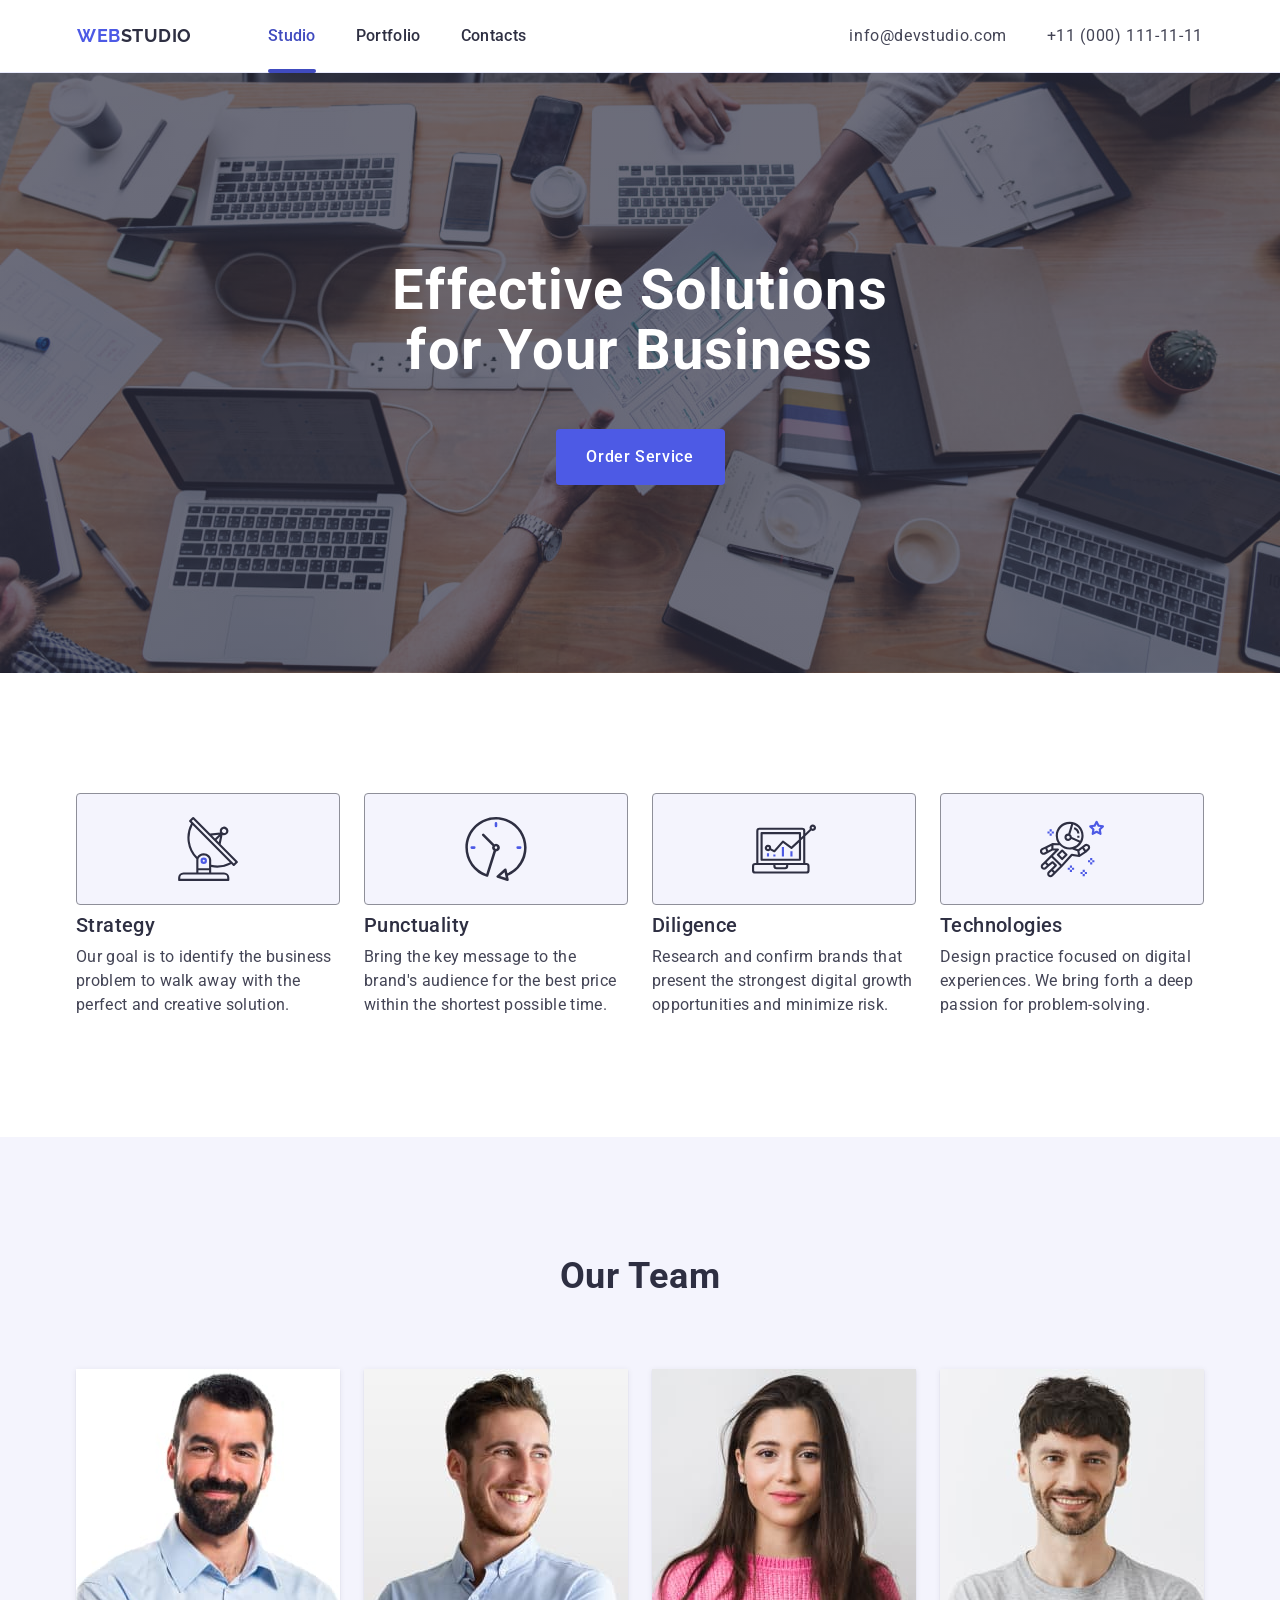
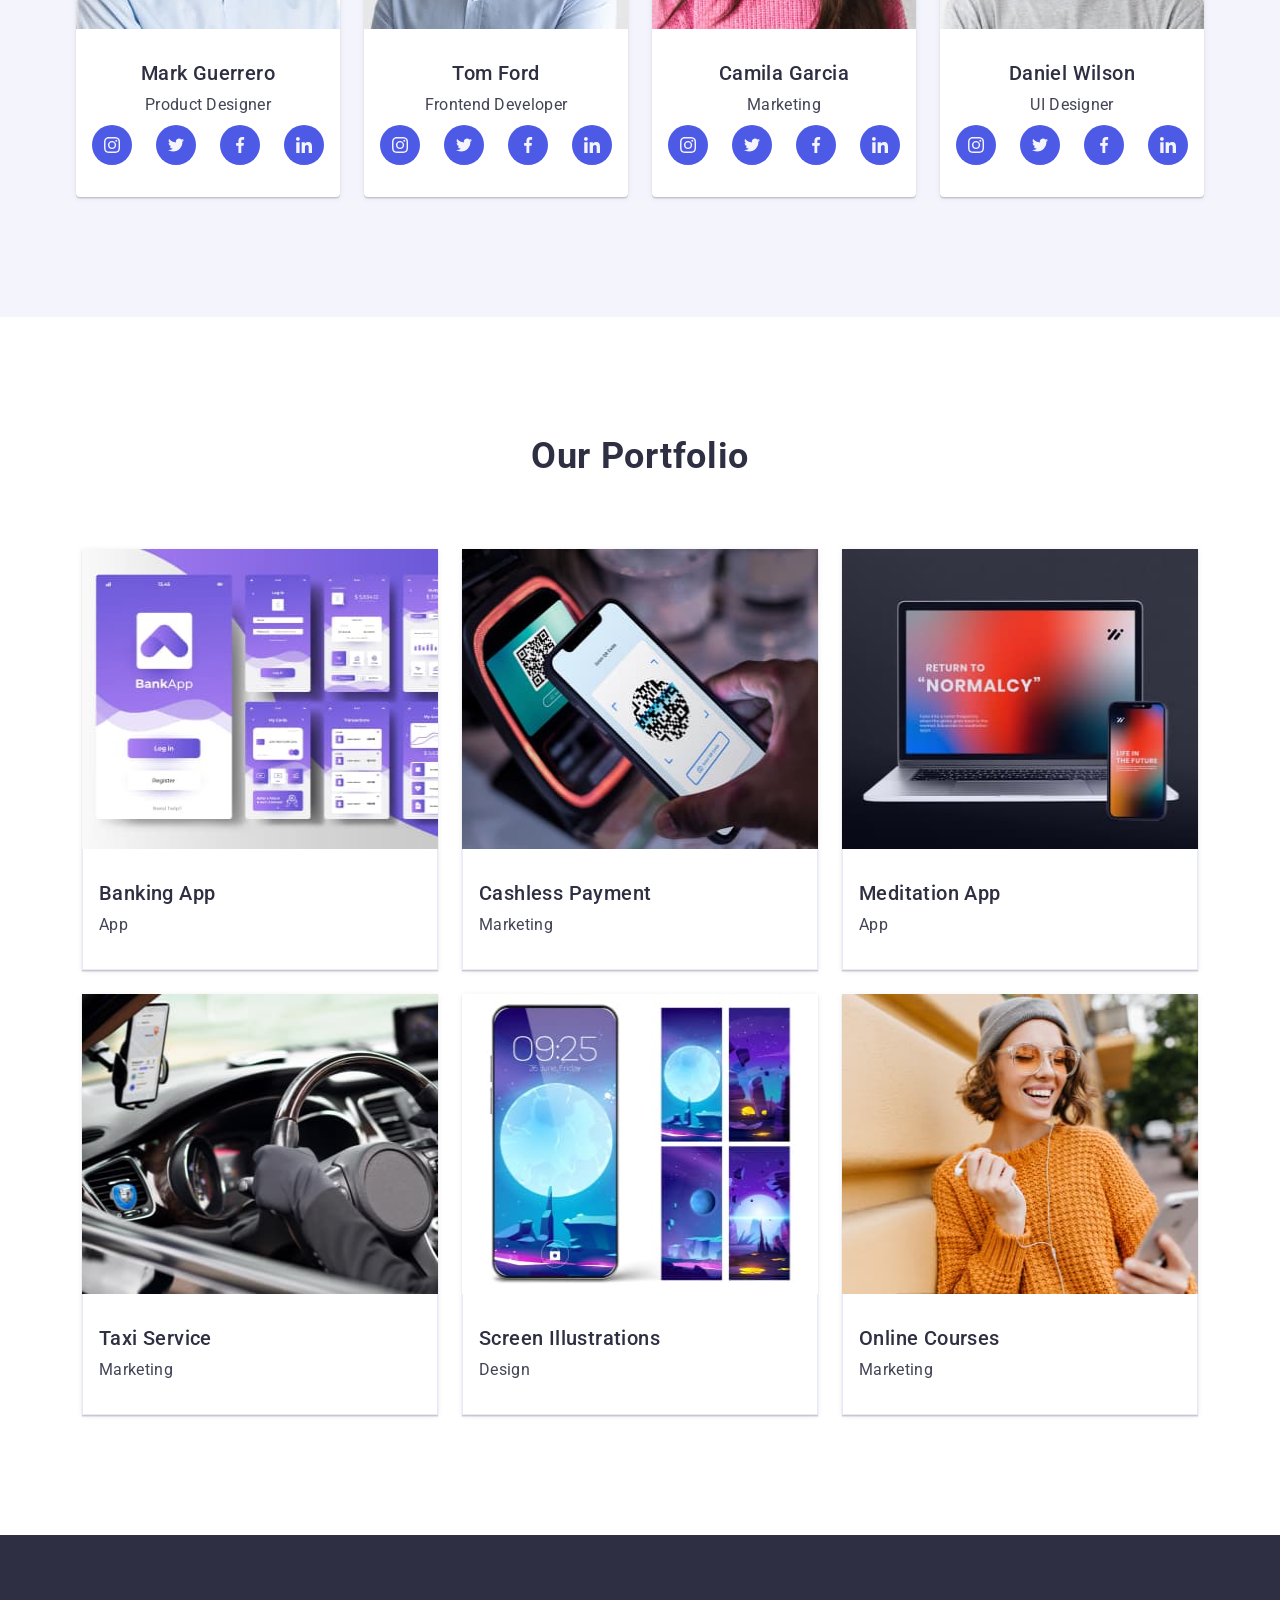
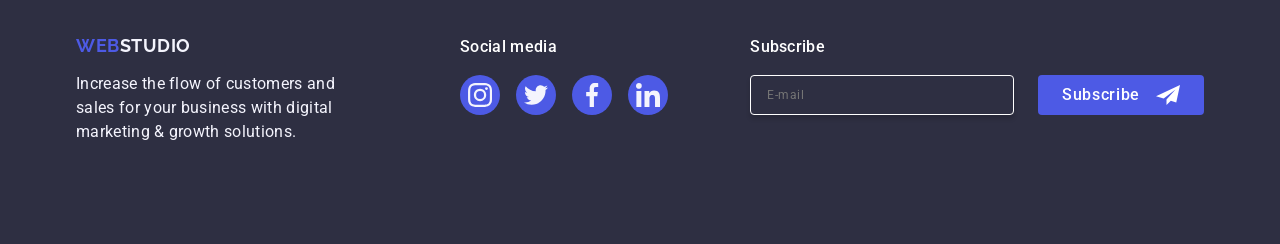
<file: index.html>
<!DOCTYPE html>
<html lang="en">
<head>
    <meta charset="UTF-8">
    <meta name="viewport" content="width=device-width, initial-scale=1.0">
    <title>Web Studio</title>
    <link rel="preconnect" href="https://fonts.googleapis.com">
    <link rel="preconnect" href="https://fonts.gstatic.com" crossorigin>
    <link href="https://fonts.googleapis.com/css2?family=Raleway:wght@700&family=Roboto:wght@400;500;700&display=swap"
        rel="stylesheet">
    <link rel="stylesheet" href="https://cdnjs.cloudflare.com/ajax/libs/modern-normalize/2.0.0/modern-normalize.min.css"
        integrity="sha512-4xo8blKMVCiXpTaLzQSLSw3KFOVPWhm/TRtuPVc4WG6kUgjH6J03IBuG7JZPkcWMxJ5huwaBpOpnwYElP/m6wg=="
        crossorigin="anonymous" referrerpolicy="no-referrer">
    <link rel="stylesheet" href="./css/styles.css">
</head>

<body>
    
<!--                       header                      -->

    <header class="header">
        <div class="container header-container">
            <nav class="navigation">
                <a class="header-logo" href="./index.html" target="_self">Web<span class="header-logo-color">Studio</span></a>
            
                <ul class="navigation-item">
                    <li class="navigation-list"><a class="navigation-link activ" href="./index.html">Studio</a></li>
                    <li class="navigation-list"><a class="navigation-link" href="">Portfolio</a></li>
                    <li class="navigation-list"><a class="navigation-link" href="">Contacts</a></li>
                </ul>
            </nav>
            
            <address class="address">
                <ul class="address-item">
                    <li class="address-list"><a class="address-link" href="mailto:info@devstudio.com">info@devstudio.com</a></li>
                    <li class="address-list"><a class="address-link" href="tel:+110001111111">+11 (000) 111-11-11</a></li>
                </ul>
            </address>
            <button class="burger-btn" type="button">
                <svg class="burger-btn" width="24" height="24">
                    <use href="./images/icons.svg#icon-heroicons-solid_menu"></use>
                </svg>
            </button>
        </div>

    </header>

<!--                       main                        -->

    <main class="main">

        <section class="solution">

            <div class="container">
                <h1 class="solution-header">Effective Solutions for Your Business</h1>
                <button class="solution-button">Order Service</button>
            </div>

        </section>

        <section class="directions">

            <div class="container">
                <h2 class="directions-header visually-hidden">Directions</h2>
                <ul class="direction-item">
                    <li class="direction-list">
                        <div class="container-svg">
                            <svg class="direction-svg" width="64" height="64">
                                <use href="./images/icons.svg#icon-antenna"></use>
                            </svg>
                        </div>   
                        <h3 class="direction-list-header">Strategy</h3>
                        <p class="direction-list-paragraph">Our goal is to identify the business problem to walk away with the perfect and creative solution.</p>
                    </li>
                    <li class="direction-list">
                        <div class="container-svg">
                            <svg class="direction-svg" width="64" height="64">
                                <use href="./images/icons.svg#icon-clock"></use>
                            </svg>
                        </div>
                        <h3 class="direction-list-header">Punctuality</h3>
                        <p class="direction-list-paragraph">Bring the key message to the brand's audience for the best price within the shortest possible time.</p>
                    </li>
                    <li class="direction-list">
                        <div class="container-svg">
                            <svg class="direction-svg" width="64" height="64">
                                <use href="./images/icons.svg#icon-diagram"></use>
                            </svg>
                        </div>
                        <h3 class="direction-list-header">Diligence</h3>
                        <p class="direction-list-paragraph">Research and confirm brands that present the strongest digital growth opportunities and minimize risk.</p>
                    </li>
                    <li class="direction-list">
                        <div class="container-svg">
                            <svg class="direction-svg" width="64" height="64">
                                <use href="./images/icons.svg#icon-astronaut"></use>
                            </svg>
                        </div>
                        <h3 class="direction-list-header">Technologies</h3>
                        <p class="direction-list-paragraph">Design practice focused on digital experiences. We bring forth a deep passion for problem-solving.</p>
                    </li>
                </ul>
            </div>
        
        </section>
        
        <section class="team">
        
            <div class="container">
                <h2 class="team-header">Our Team</h2>
                <ul class="team-item">
                    <li class="team-list">
                        <picture>
                            <source media="(max-width: px)" 
                            srcset="
                            ./images/team/MarkGuerrero.jpg 1x,
                            ./images/team/img2x-3.jpg 2x
                            "/>
                            <img class="team-imagi" 
                            src="./images/team/MarkGuerrero.jpg" 
                            alt="Photo Mark Guerrero" 
                            width="264" 
                            height="260">
                        </picture>
                        
                        <div class="tem-profession-container">
                            <h3 class="team-list-header">Mark Guerrero</h3>
                            <p class="team-list-paragraph">Product Designer</p>
                            <ul class="team-item-svg">
                                <li class="team-list-svg">
                                    <a href="" class="team-link">
                                        <svg class="team-svg" width="16" height="16">
                                            <use href="./images/icons.svg#icon-instagram"></use>
                                        </svg>
                                    </a>
                                </li>
                                <li class="team-list-svg">
                                    <a href="" class="team-link">
                                        <svg class="team-svg" width="16" height="16">
                                            <use href="./images/icons.svg#icon-twitter"></use>
                                        </svg>
                                    </a>
                                </li>
                                <li class="team-list-svg">
                                    <a href="" class="team-link">
                                        <svg class="team-svg" width="16" height="16">
                                            <use href="./images/icons.svg#icon-facebook"></use>
                                        </svg>
                                    </a>
                                </li>
                                <li class="team-list-svg">
                                    <a href="" class="team-link">
                                        <svg class="team-svg" width="16" height="16">
                                            <use href="./images/icons.svg#icon-linkedin"></use>
                                        </svg>
                                    </a>
                                </li>
                            </ul>
                        </div>
                        
                    </li>
                    <li class="team-list">
                        <picture>
                            <source media="(max-width: px)" 
                            srcset="
                            ./images/team/TomFord.jpg 1x,
                            ./images/team/img2x-2.jpg 2x
                            " />
                            <img class="team-imagi" 
                            src="./images/team/TomFord.jpg" 
                            alt="Photo Tom Ford" 
                            width="264" height="260">
                        </picture>
                        <div class="tem-profession-container">
                            <h3 class="team-list-header">Tom Ford</h3>
                            <p class="team-list-paragraph">Frontend Developer</p>
                            <ul class="team-item-svg">
                                <li class="team-list-svg">
                                    <a href="" class="team-link">
                                        <svg class="team-svg" width="16" height="16">
                                            <use href="./images/icons.svg#icon-instagram"></use>
                                        </svg>
                                    </a>
                                </li>
                                <li class="team-list-svg">
                                    <a href="" class="team-link">
                                        <svg class="team-svg" width="16" height="16">
                                            <use href="./images/icons.svg#icon-twitter"></use>
                                        </svg>
                                    </a>
                                </li>
                                <li class="team-list-svg">
                                    <a href="" class="team-link">
                                        <svg class="team-svg" width="16" height="16">
                                            <use href="./images/icons.svg#icon-facebook"></use>
                                        </svg>
                                    </a>
                                </li>
                                <li class="team-list-svg">
                                    <a href="" class="team-link">
                                        <svg class="team-svg" width="16" height="16">
                                            <use href="./images/icons.svg#icon-linkedin"></use>
                                        </svg>
                                    </a>
                                </li>
                            </ul>
                        </div>
                        
                    </li>
                    <li class="team-list">
                        <picture>
                            <source media="(max-width: px)" 
                            srcset="
                            ./images/team/CamilaGarcia.jpg 1x,
                            ./images/team/img2x-1.jpg 2x
                            " />
                            <img class="team-imagi" 
                            src="./images/team/CamilaGarcia.jpg" 
                            alt="Photo Caila Garcia" 
                            width="264" height="260">
                        </picture>
                        <div class="tem-profession-container">
                            <h3 class="team-list-header">Camila Garcia</h3>
                            <p class="team-list-paragraph">Marketing</p>
                            <ul class="team-item-svg">
                                <li class="team-list-svg">
                                    <a href="" class="team-link">
                                        <svg class="team-svg" width="16" height="16">
                                            <use href="./images/icons.svg#icon-instagram"></use>
                                        </svg>
                                    </a>
                                </li>
                                <li class="team-list-svg">
                                    <a href="" class="team-link">
                                        <svg class="team-svg" width="16" height="16">
                                            <use href="./images/icons.svg#icon-twitter"></use>
                                        </svg>
                                    </a>
                                </li>
                                <li class="team-list-svg">
                                    <a href="" class="team-link">
                                        <svg class="team-svg" width="16" height="16">
                                            <use href="./images/icons.svg#icon-facebook"></use>
                                        </svg>
                                    </a>
                                </li>
                                <li class="team-list-svg">
                                    <a href="" class="team-link">
                                        <svg class="team-svg" width="16" height="16">
                                            <use href="./images/icons.svg#icon-linkedin"></use>
                                        </svg>
                                    </a>
                                </li>
                            </ul>
                        </div>
                        
                    </li>
                    <li class="team-list">
                        <picture>
                            <source media="(max-width: px)" 
                            srcset="
                            ./images/team/DanielWilson.jpg 1x,
                            ./images/team/img2x.jpg 2x
                            " />
                            <img class="team-imagi" 
                            src="./images/team/DanielWilson.jpg" 
                            alt="Photo Daniel Wilson" 
                            width="264" height="260">
                        </picture>
                        <div class="tem-profession-container">
                            <h3 class="team-list-header">Daniel Wilson</h3>
                            <p class="team-list-paragraph">UI Designer</p>
                            <ul class="team-item-svg">
                                <li class="team-list-svg">
                                    <a href="" class="team-link">
                                        <svg class="team-svg" width="16" height="16">
                                            <use href="./images/icons.svg#icon-instagram"></use>
                                        </svg>
                                    </a>
                                </li>
                                <li class="team-list-svg">
                                    <a href="" class="team-link">
                                        <svg class="team-svg" width="16" height="16">
                                            <use href="./images/icons.svg#icon-twitter"></use>
                                        </svg>
                                    </a>
                                </li>
                                <li class="team-list-svg">
                                    <a href="" class="team-link">
                                        <svg class="team-svg" width="16" height="16">
                                            <use href="./images/icons.svg#icon-facebook"></use>
                                        </svg>
                                    </a>
                                </li>
                                <li class="team-list-svg">
                                    <a href="" class="team-link">
                                        <svg class="team-svg" width="16" height="16">
                                            <use href="./images/icons.svg#icon-linkedin"></use>
                                        </svg>
                                    </a>
                                </li>
                            </ul>
                        </div>
                        
                    </li>
                </ul>
            </div>

        </section>

        <section class="portfolio">

            <div class="container">
                <h2 class="portfolio-header">Our Portfolio</h2>
                <ul class="portfolio-item">
                    <li class="portfolio-list">
                        <div class="portfolio-wrapper">
                            <picture>
                                <source media="(min-width: 1158px)" 
                                srcset="
                                ./images/portfolio/maine/BankingApp.jpg 1x,
                                ./images/portfolio/maine/img2x-5.jpg 2x
                                " />
                                <source media="(min-width: 768px)" 
                                srcset="
                                ./images/portfolio/tablet/imgtablet-5.jpg 1x,
                                ./images/portfolio/tablet/imgtablet2x-5.jpg 2x
                                " />
                                <source media="(max-width: 767px)" 
                                srcset="
                                ./images/portfolio/mobile/imgmobile-5.jpg 1x,
                                ./images/portfolio/mobile/imgmobile2x-5.jpg 2x
                                " />
                                <img 
                                src="./images/portfolio/maine/BankingApp.jpg" 
                                alt="Photo Banking App" 
                                width="360" height="300">
                            </picture>
                            
                            <p class="overlay">
                                14 Stylish and User-Friendly App Design Concepts · Task Manager App · Calorie Tracker App · Exotic Fruit Ecommerce
                                App · Cloud Storage App
                            </p>
                        </div>
                        <div class="portfolio-apps-container">
                            <h3 class="portfolio-list-header">Banking App</h3>
                            <p class="portfolio-list-paragraph">App</p>
                        </div>
                    </li>
                    <li class="portfolio-list">
                        <div class="portfolio-wrapper">
                            <picture>
                                <source media="(min-width: 1158px)" 
                                srcset="
                                ./images/portfolio/maine/CashlessPayment.jpg 1x,
                                ./images/portfolio/maine/img2x-4.jpg 2x
                                " />
                                <source media="(min-width: 768px)" 
                                srcset="
                                ./images/portfolio/tablet/imgtablet-4.jpg 1x,
                                ./images/portfolio/tablet/imgtablet2x-4.jpg 2x
                                " />
                                <source media="(max-width: 767px)" 
                                srcset="
                                ./images/portfolio/mobile/imgmobile-4.jpg 1x,
                                ./images/portfolio/mobile/imgmobile2x-4.jpg 2x
                                " />
                                <img 
                                src="./images/portfolio/maine/CashlessPayment.jpg" 
                                alt="Photo Banking App" 
                                width="360" height="300">
                            </picture>
                            
                            <p class="overlay">
                                14 Stylish and User-Friendly App Design Concepts · Task Manager App · Calorie Tracker App · Exotic Fruit Ecommerce
                                App · Cloud Storage App
                            </p>
                        </div>
                        <div class="portfolio-apps-container">
                            <h3 class="portfolio-list-header">Cashless Payment</h3>
                            <p class="portfolio-list-paragraph">Marketing</p>
                        </div>
                    </li>
                    <li class="portfolio-list">
                        <div class="portfolio-wrapper">
                            <picture>
                                <source media="(min-width: 1158px)" 
                                srcset="
                                ./images/portfolio/maine/MeditationApp.jpg 1x,
                                ./images/portfolio/maine/img2x-3.jpg 2x
                                " />
                                <source media="(min-width: 768px)" 
                                srcset="
                                ./images/portfolio/tablet/imgtablet-3.jpg 1x,
                                ./images/portfolio/tablet/imgtablet2x-3.jpg 2x
                                " />
                                <source media="(max-width: 767px)" 
                                srcset="
                                ./images/portfolio/mobile/imgmobile-3.jpg 1x,
                                ./images/portfolio/mobile/imgmobile2x-3.jpg 2x
                                " />
                                <img 
                                src="./images/portfolio/maine/MeditationApp.jpg" 
                                alt="Photo Banking App" 
                                width="360" height="300">
                            </picture>
                            
                            <p class="overlay">
                                14 Stylish and User-Friendly App Design Concepts · Task Manager App · Calorie Tracker App · Exotic Fruit Ecommerce
                                App · Cloud Storage App
                            </p>
                        </div>
                        <div class="portfolio-apps-container">
                            <h3 class="portfolio-list-header">Meditation App</h3>
                            <p class="portfolio-list-paragraph">App</p>
                        </div>
                    </li>
                    <li class="portfolio-list">
                        <div class="portfolio-wrapper">
                            <picture>
                                <source media="(min-width: 1158px)" 
                                srcset="
                                ./images/portfolio/maine/TaxiService.jpg 1x,
                                ./images/portfolio/maine/img2x-2.jpg 2x
                                " />
                                <source media="(min-width: 768px)" 
                                srcset="
                                ./images/portfolio/tablet/imgtablet-2.jpg 1x,
                                ./images/portfolio/tablet/imgtablet2x-2.jpg 2x
                                " />
                                <source media="(max-width: 767px)" 
                                srcset="
                                ./images/portfolio/mobile/imgmobile-2.jpg 1x,
                                ./images/portfolio/mobile/imgmobile2x-2.jpg 2x
                                " />
                                <img 
                                src="./images/portfolio/maine/TaxiService.jpg" 
                                alt="Photo Banking App" 

                                width="360" height="300">
                            </picture>
                            
                            <p class="overlay">
                                14 Stylish and User-Friendly App Design Concepts · Task Manager App · Calorie Tracker App · Exotic Fruit Ecommerce
                                App · Cloud Storage App
                            </p>
                        </div>
                        <div class="portfolio-apps-container">
                            <h3 class="portfolio-list-header">Taxi Service</h3>
                            <p class="portfolio-list-paragraph">Marketing</p>
                        </div>
                    </li>
                    <li class="portfolio-list">
                       <div class="portfolio-wrapper">
                        <picture>
                            <source media="(min-width: 1158px)" 
                            srcset="
                            ./images/portfolio/maine/ScreenIllustrations.jpg 1x,
                            ./images/portfolio/maine/img2x-1.jpg 2x
                            " />
                            <source media="(min-width: 768px)" 
                            srcset="
                            ./images/portfolio/tablet/imgtablet-1.jpg 1x,
                            ./images/portfolio/tablet/imgtablet2x-1.jpg 2x
                            " />
                            <source media="(max-width: 767px)" 
                            srcset="
                            ./images/portfolio/mobile/imgmobile-1.jpg 1x,
                            ./images/portfolio/mobile/imgmobile2x-1.jpg 2x
                            " />
                            <img 
                            src="./images/portfolio/maine/ScreenIllustrations.jpg" 
                            alt="Photo Banking App" 
                            width="360" height="300">
                        </picture>
                        
                        <p class="overlay">
                            14 Stylish and User-Friendly App Design Concepts · Task Manager App · Calorie Tracker App · Exotic Fruit Ecommerce
                            App · Cloud Storage App
                        </p>
                       </div>
                        <div class="portfolio-apps-container">
                            <h3 class="portfolio-list-header">Screen Illustrations</h3>
                            <p class="portfolio-list-paragraph">Design</p>
                        </div>
                    </li>
                    <li class="portfolio-list">
                       <div class="portfolio-wrapper">
                        <picture>
                            <source media="(min-width: 1158px)" 
                            srcset="
                            ./images/portfolio/maine/OnlineCourses.jpg 1x,
                            ./images/portfolio/maine/img2x.jpg 2x
                            " />
                            <source media="(min-width: 768px)" 
                            srcset="
                            ./images/portfolio/tablet/imgtablet.jpg 1x,
                            ./images/portfolio/tablet/imgtablet2x.jpg 2x
                            " />
                            <source media="(max-width: 767px)" 
                            srcset="
                            ./images/portfolio/mobile/imgmobile.jpg 1x,
                            ./images/portfolio/mobile/imgmobile2x.jpg 2x
                            " />
                            <img 
                            src="./images/portfolio/maine/OnlineCourses.jpg" 
                            alt="Photo Banking App" 
                            width="360" height="300">
                        </picture>
                        
                        <p class="overlay">
                            14 Stylish and User-Friendly App Design Concepts · Task Manager App · Calorie Tracker App · Exotic Fruit Ecommerce
                            App · Cloud Storage App
                        </p>
                       </div>
                        <div class="portfolio-apps-container">
                            <h3 class="portfolio-list-header">Online Courses</h3>
                            <p class="portfolio-list-paragraph">Marketing</p>
                        </div>
                    </li>
                </ul>
            </div>

        </section>

    </main>

<!--                       footer                       -->

    <footer class="footer">
        <div class="container container-footer">
            <div class="footer-container-logo">
                <a class="footer-logo" href="./index.html" target="_self">Web<span class="footer-logo-color">Studio</span></a>
                <p class="footer-paragraph">
                Increase the flow of customers and
                sales for your business with digital
                marketing & growth solutions.
                </p>
            </div>

            <div class="footer-social">
                <p class="footer-paragraph-social">Social media</p>
                <ul class="footer-item-svg">
                    <li class="footer-list-svg">
                        <a href="" class="footer-link">
                            <svg class="footer-svg" width="24" height="24">
                                <use href="./images/icons.svg#icon-instagram"></use>
                            </svg>
                        </a>
                    </li>
                    <li class="footer-list-svg">
                        <a href="" class="footer-link">
                            <svg class="footer-svg" width="24" height="24">
                                <use href="./images/icons.svg#icon-twitter"></use>
                            </svg>
                        </a>
                    </li>
                    <li class="footer-list-svg">
                        <a href="" class="footer-link">
                            <svg class="footer-svg" width="24" height="24">
                                <use href="./images/icons.svg#icon-facebook"></use>
                            </svg>
                        </a>
                    </li>
                    <li class="footer-list-svg">
                        <a href="" class="footer-link">
                            <svg class="footer-svg" width="24" height="24">
                                <use href="./images/icons.svg#icon-linkedin"></use>
                            </svg>
                        </a>
                    </li>
                </ul>
            </div>
<!--                       footer form                         -->

            <div class="footer-sabscribe">
                <p class="sabscribe-paragraph">Subscribe</p>
                <form class="sabscribe-form" name="sabscribe">
                    <label class="subscribe-label">
                        <input class="subscribe-input" name="user-email" type="email" placeholder="E-mail">
                    </label>
                    <button class="subscribe-button" type="submit">Subscribe
                        <svg class="subscribe-icon" width="24" height="24">
                          <use href="./images/icons.svg#icon-Frame"></use>
                        </svg>
                    </button>
                </form>
            </div>
        </div>
       

    </footer>

<!--                       modal window                      -->

    <div class="backdrop">
        <div class="modal">
            <button class="modal-button" type="button" aria-label="modal close batton">
                <svg class="modal-button-icon" width="8" height="8">
                  <use href="./images/icons.svg#icon-close"></use>
                </svg>
            </button>
            <p class="modal-paragraph">Leave your contacts and we will call you back</p>
       
            <form class="modal-form" name="modal" novalidate autocomplete="off" method="post">
                <div class="form-field">
                    <label class="form-label" for="user-name">Name</label>
                    <div class="input-field">
                        <input class="form-input" type="text" name="user-name" id="user-name" minlength="3" required />
                        <svg class="form-icon" width="18" height="24">
                            <use href="./images/icons.svg#icon-User"></use>
                        </svg>
                    </div>
                </div>
                <div class="form-field">
                    <label class="form-label" for="user-tel">Phone</label>
                    <div class="input-field">
                        <input class="form-input" type="tel" name="user-tel" id="user-tel" />
                        <svg class="form-icon" width="18" height="24">
                            <use href="./images/icons.svg#icon-Telephone"></use>
                        </svg>
                    </div>
                </div>
                <div class="form-field">
                    <label class="form-label" for="user-emil">Email</label>
                    <div class="input-field">
                        <input class="form-input" type="email" name="user-emil" id="user-emil" />
                        <svg class="form-icon" width="18" height="24">
                            <use href="./images/icons.svg#icon-Mail"></use>
                        </svg>
                    </div>
                </div>
                <div class="form-field">
                    <label class="form-label" for="user-comment">Comment</label>
                    <textarea class="form-input form-textarea" name="user-comment" id="user-comment" rows="7"
                        placeholder="Text input"></textarea>
                </div>
            
                <!-- Checkbox -->
            
                <div class="agreement">
                    <input type="checkbox" name="user-privacy" id="user-privacy" required value="true"
                        class="form-checkbox visually-hidden" />
                    <label class="form-label checkbox" for="user-privacy">
                        <span class="checkbox-icon">
                            <svg class="checkbox-icon-check" width="10" height="8">
                                <use href="./images/icons.svg#icon-Done"></use>
                            </svg>
                        </span>
                        I accept the terms and conditions of the
                        <a class="modal-link" href="">Privacy Policy</a>
                    </label>
                </div>
            
                <button class="modal-button-bottom" type="submit">Send</button>
            </form>
        </div>
    </div>

<!--                        mobile menu                  -->

<div class="mobile-menu">
    <button class="modal-button" type="button">
        <svg class="modal-button-icons" width="8" height="8">
            <use href="./images/icons.svg#icon-close"></use>
        </svg>
    </button>

    <ul class="mobile-menu-list">
        <li class="mobile-menu-item">
            <a href="" class="mobile-menu-link current">Studio</a>
        </li>
        <li class="mobile-menu-item">
            <a href="" class="mobile-menu-link">Portfolio</a>
        </li>
        <li class="mobile-menu-item">
            <a href="" class="mobile-menu-link">Contacts</a>
        </li>
    </ul>

    <ul class="mobile-menu-contacts">
        <li class="mobile-menu-item">
            <a href="tel:+110001111111" class="mobile-menu-contact accent">+11 (000) 111-11-11</a>
        </li>
        <li class="mobile-menu-item">
            <a href="mailto:info@devstudio.com" class="mobile-menu-contact">info@devstudio.com</a>
        </li>
    </ul>

    <ul class="mobile-item-svg">
        <li class="team-list-svg">
            <a href="" class="team-link">
                <svg class="team-svg" width="24" height="24">
                    <use href="./images/icons.svg#icon-instagram"></use>
                </svg>
            </a>
        </li>
        <li class="team-list-svg">
            <a href="" class="team-link">
                <svg class="team-svg" width="24" height=24">
                    <use href="./images/icons.svg#icon-twitter"></use>
                </svg>
            </a>
        </li>
        <li class="team-list-svg">
            <a href="" class="team-link">
                <svg class="team-svg" width="24" height="24">
                    <use href="./images/icons.svg#icon-facebook"></use>
                </svg>
            </a>
        </li>
        <li class="team-list-svg">
            <a href="" class="team-link">
                <svg class="team-svg" width="24" height="24">
                    <use href="./images/icons.svg#icon-linkedin"></use>
                </svg>
            </a>
        </li>
    </ul>
</div>

</body>
</html>
</file>
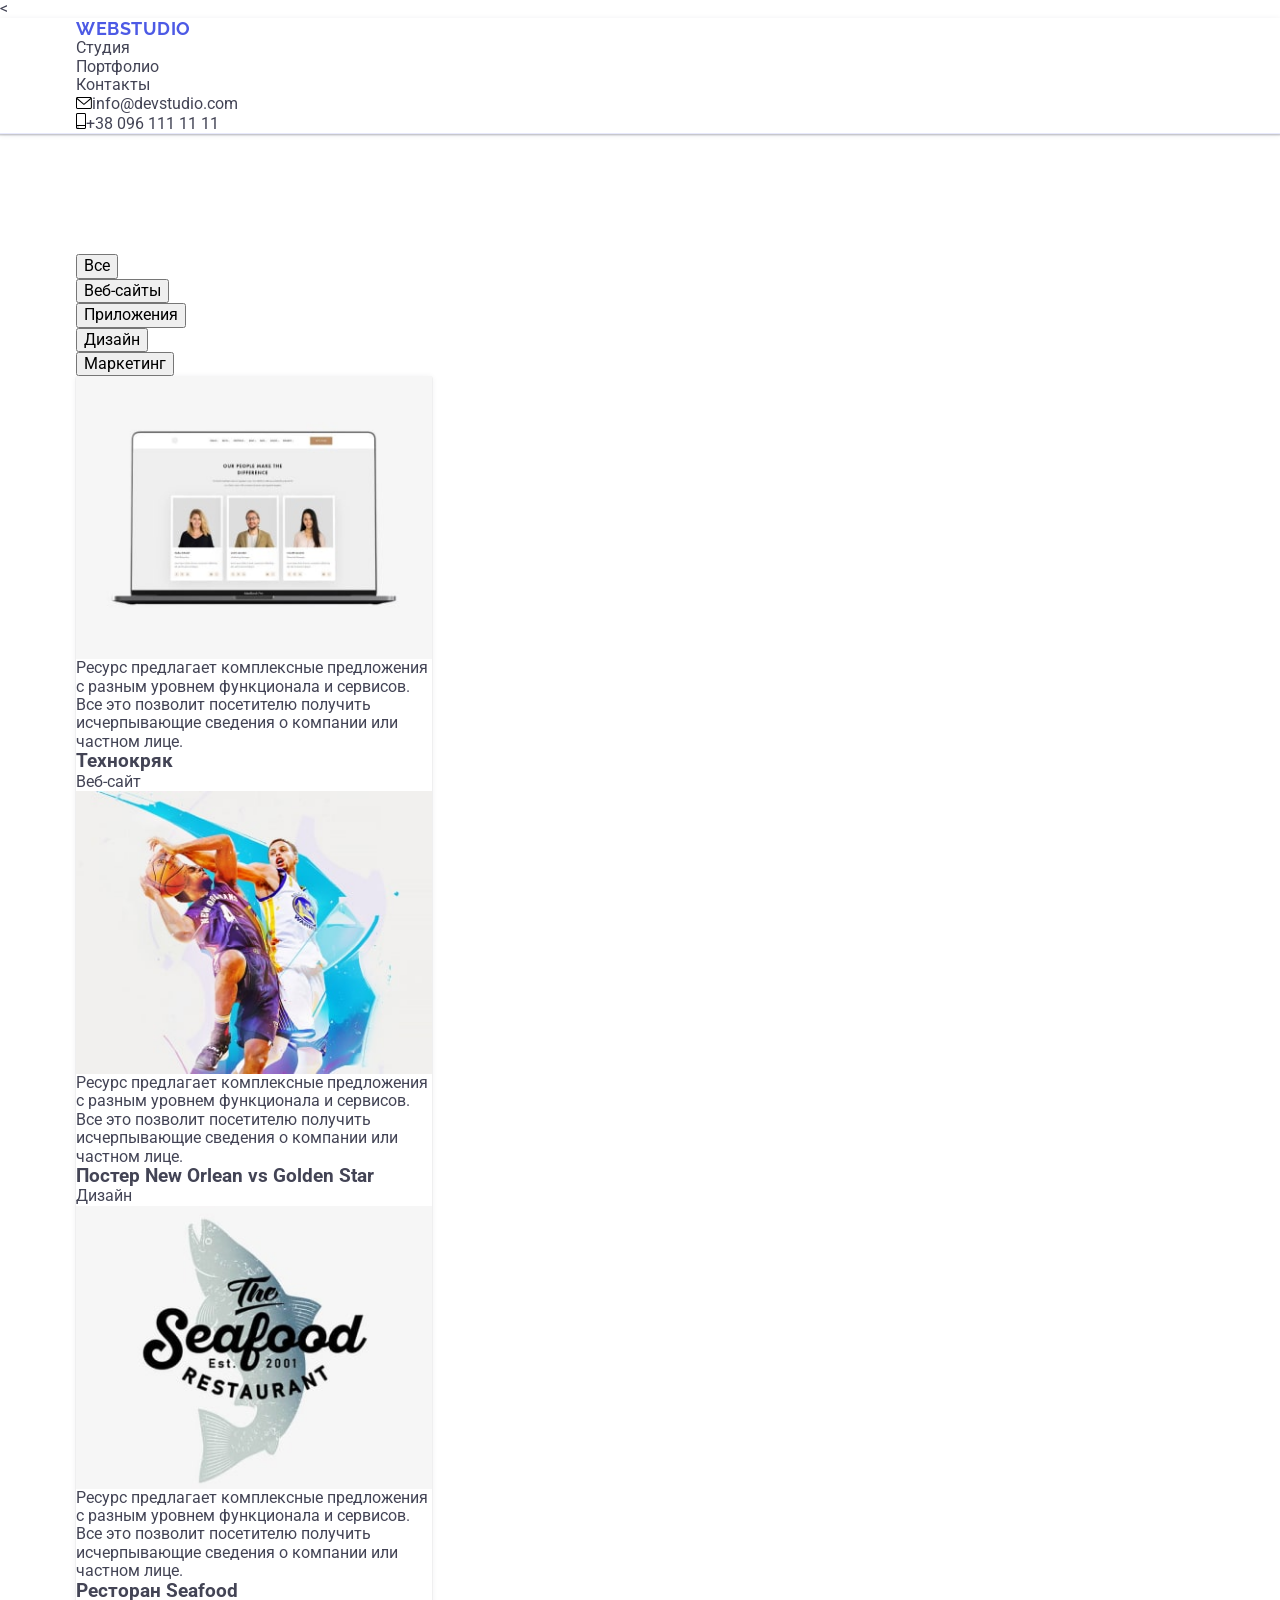
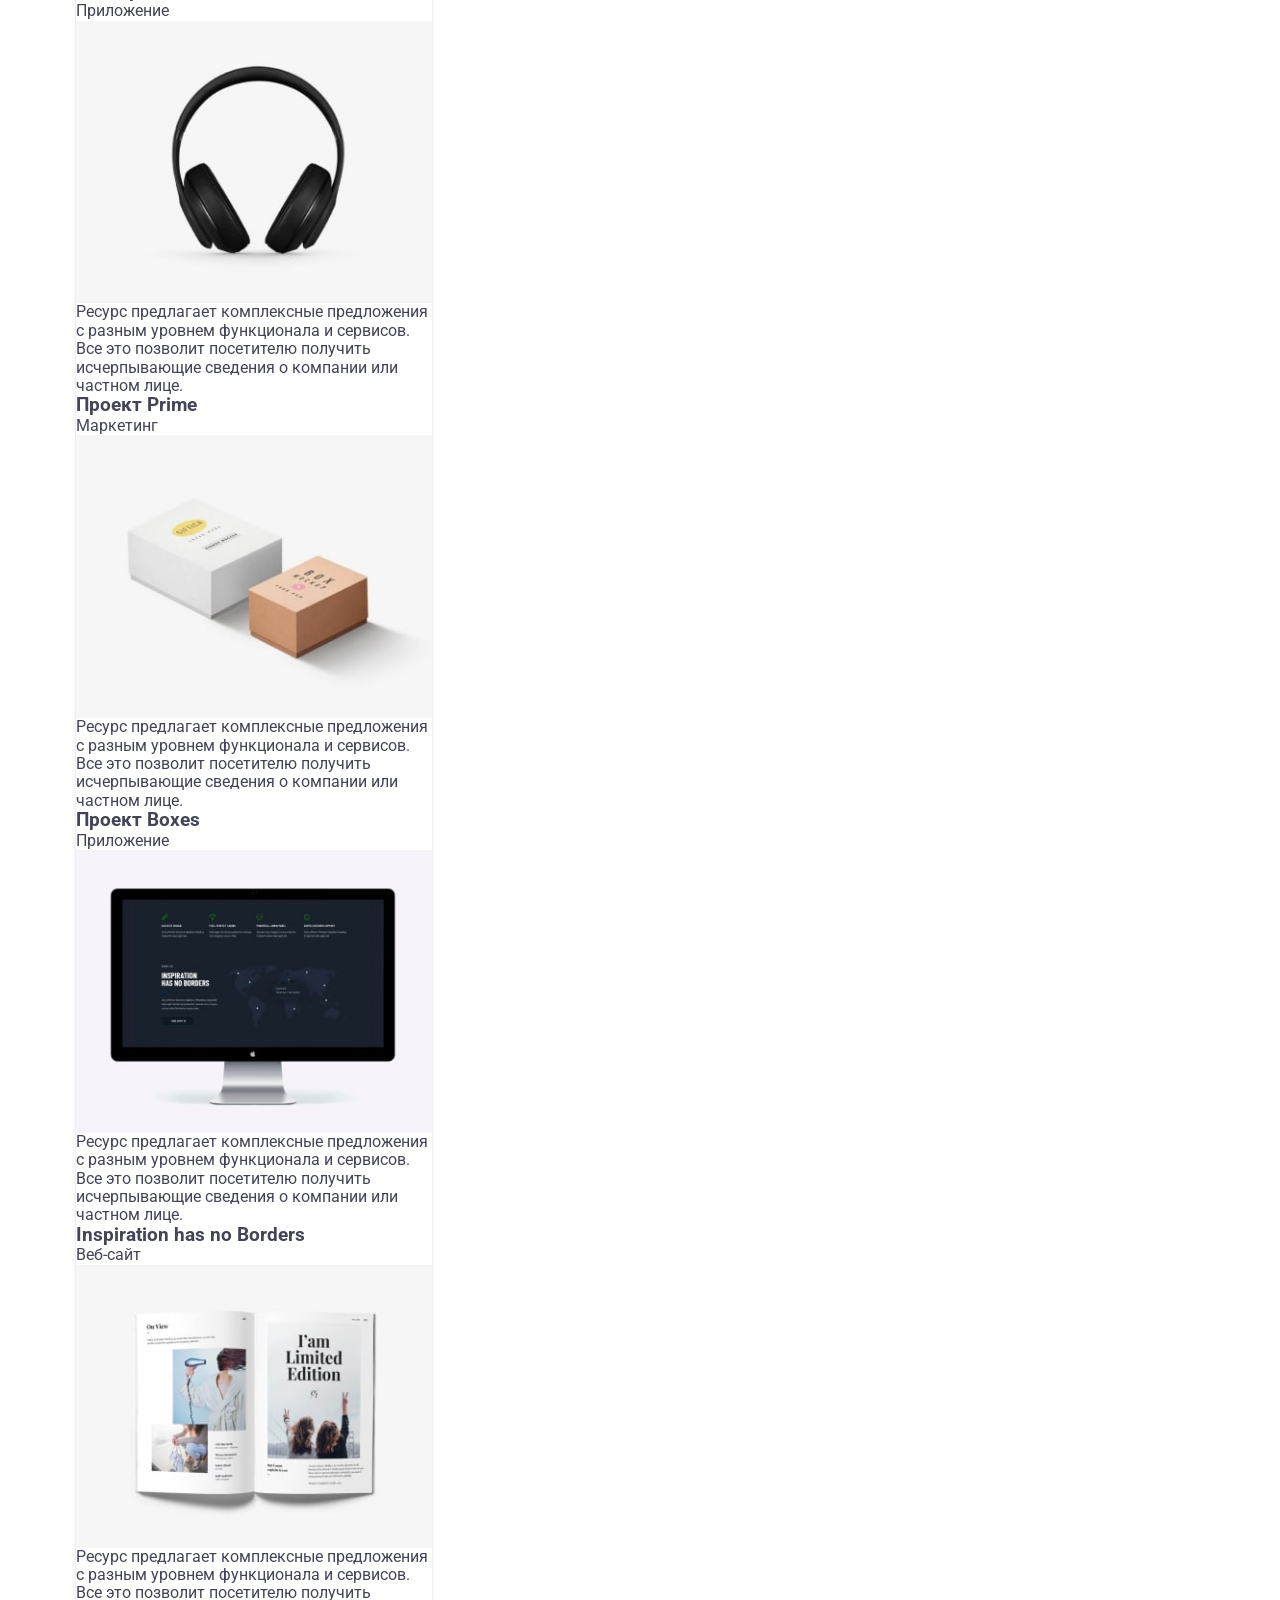
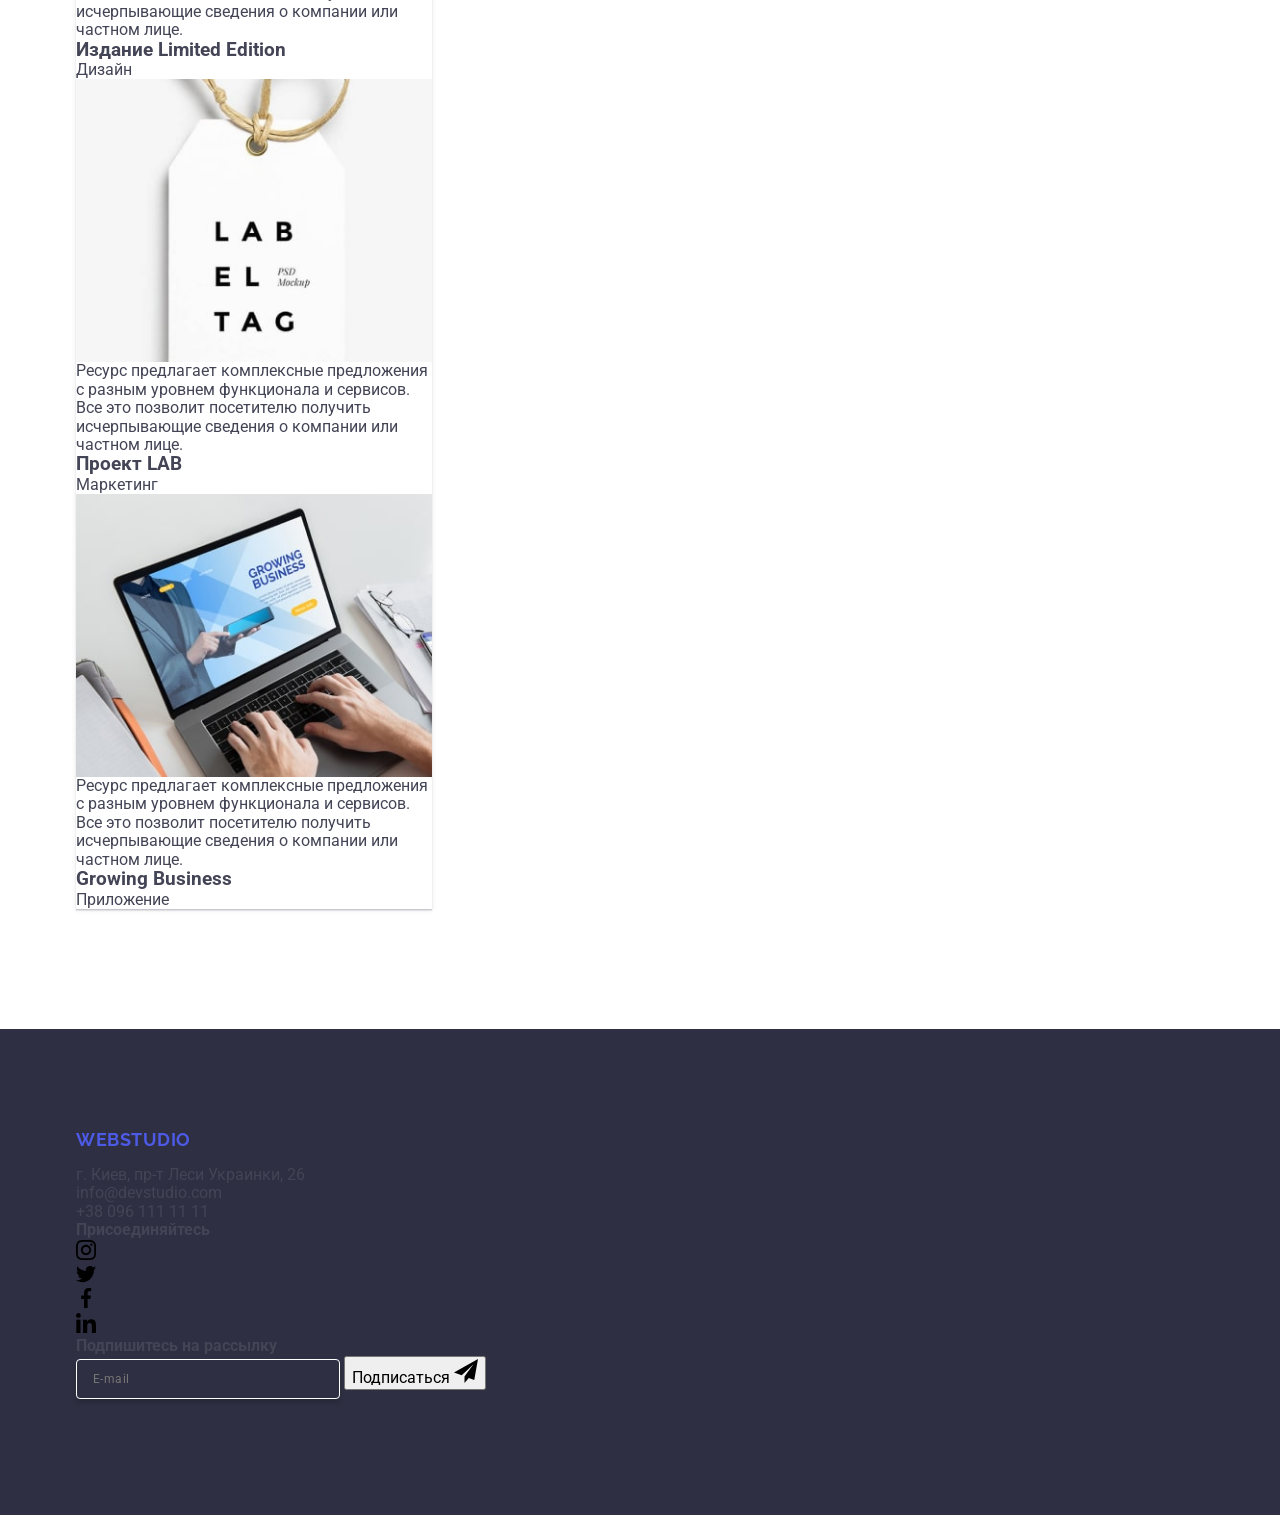
<file: portfolio.html>
<<!DOCTYPE html>
<head>
  <meta charset="UTF-8" />
  <meta http-equiv="X-UA-Compatible" content="IE=edge" />
  <meta name="viewport" content="width=device-width, initial-scale=1.0" />
  <title>WebStudio</title>
  <link href="https://fonts.googleapis.com/css2?family=Raleway:wght@700&family=Roboto:wght@400;500;700;900&display=swap"
    rel="stylesheet" />
  <link rel="stylesheet" href="https://cdnjs.cloudflare.com/ajax/libs/modern-normalize/1.1.0/modern-normalize.min.css"
    integrity="sha512-wpPYUAdjBVSE4KJnH1VR1HeZfpl1ub8YT/NKx4PuQ5NmX2tKuGu6U/JRp5y+Y8XG2tV+wKQpNHVUX03MfMFn9Q=="
    crossorigin="anonymous" referrerpolicy="no-referrer" />
  <link rel="stylesheet" href="./css/styles.css" />
</head>

<body>
  <header class="header">
    <div class="container">
      <nav class="header-nav">
        <a class="header-logo link" href="./index.html" lang="en"><span class="part-logo link">Web</span>Studio</a>
        <ul class="header-list list">
          <li class="header-item">
            <a href="./index.html" class="header-link link">Студия</a>
          </li>
          <li class="header-item">
            <a href="./portfolio.html" class="header-link link current">Портфолио</a>
          </li>
          <li class="header-item">
            <a href="" class="header-link link">Контакты</a>
          </li>
        </ul>
      </nav>
      <ul class="header-contacts list">
        <li class="header-item">
          <a href="mailto:info@devstudio.com" lang="en" class="header-contacts-link link">
            <svg class="header-contacts-icon" width="16" height="12">
              <use href="./imagessvg/symbol-defs.svg#icon-envelope-hover"></use>
            </svg>info@devstudio.com</a>
        </li>
        <li class="header-item">
          <a href="tel:+380961111111" class="header-contacts-link link">
            <svg class="header-contacts-icon" width="10" height="16">
              <use href="./imagessvg/symbol-defs.svg#icon-smartphone"></use>
            </svg>+38 096 111 11 11
          </a>
        </li>
      </ul>
    </div>
  </header>
  <main>
    <section class="portfolio section">
      <div class="container">
        <h1 class="visually-hidden">Портфолио</h1>
        <h2 class="visually-hidden">Фильтры</h2>
        <ul class="portfolio-buttons list">
          <li class="button-item">
            <button type="button" class="portfolio-btn">Все</button>
          </li>
          <li class="button-item">
            <button type="button" class="portfolio-btn">Веб-сайты</button>
          </li>
          <li class="button-item">
            <button type="button" class="portfolio-btn">Приложения</button>
          </li>
          <li class="button-item">
            <button type="button" class="portfolio-btn">Дизайн</button>
          </li>
          <li class="button-item">
            <button type="button" class="portfolio-btn">Маркетинг</button>
          </li>
        </ul>
        <h2 class="visually-hidden">Наши проекты</h2>
        <ul class="portfolio-list list">
          <li class="portfolio-item">
            <a href="" class="portfolio-link link">
              <div class="portfolio-image-thumb">
                <img src="./images2/img-min.jpg" alt="Лэптоп" width="370" />
                <div class="portfolio-overlay">
                  <p class="portfolio-overlay-text">
                    Ресурс предлагает комплексные предложения с разным уровнем функционала и
                    сервисов. Все это позволит посетителю получить исчерпывающие сведения о
                    компании или частном лице.
                  </p>
                </div>
              </div>
              <div class="card-subscribe">
                <h3 class="porfolio-subtitle">Технокряк</h3>
                <p class="portfolio-text">Веб-сайт</p>
              </div>
            </a>
          </li>
          <li class="portfolio-item">
            <a href="" class="portfolio-link link">
              <div class="portfolio-image-thumb">
                <img src="./images2/img (1)-min.jpg" alt="Постер" width="370" />
                <div class="portfolio-overlay">
                  <p class="portfolio-overlay-text">
                    Ресурс предлагает комплексные предложения с разным уровнем функционала и
                    сервисов. Все это позволит посетителю получить исчерпывающие сведения о
                    компании или частном лице.
                  </p>
                </div>
              </div>
              <div class="card-subscribe">
                <h3 class="porfolio-subtitle">Постер New Orlean vs Golden Star</h3>
                <p class="portfolio-text">Дизайн</p>
              </div>
            </a>
          </li>
          <li class="portfolio-item">
            <a href="" class="portfolio-link link">
              <div class="portfolio-image-thumb">
                <img src="./images2/img (2)-min.jpg" alt="Лого ресторана" width="370" />
                <div class="portfolio-overlay">
                  <p class="portfolio-overlay-text">
                    Ресурс предлагает комплексные предложения с разным уровнем функционала и
                    сервисов. Все это позволит посетителю получить исчерпывающие сведения о
                    компании или частном лице.
                  </p>
                </div>
              </div>
              <div class="card-subscribe">
                <h3 class="porfolio-subtitle">Ресторан <span lang="en">Seafood</span></h3>
                <p class="portfolio-text">Приложение</p>
              </div>
            </a>
          </li>
          <li class="portfolio-item">
            <a href="" class="portfolio-link link">
              <div class="portfolio-image-thumb">
                <img src="./images2/img (3)-min.jpg" alt="Постер" width="370" />
                <div class="portfolio-overlay">
                  <p class="portfolio-overlay-text">
                    Ресурс предлагает комплексные предложения с разным уровнем функционала и
                    сервисов. Все это позволит посетителю получить исчерпывающие сведения о
                    компании или частном лице.
                  </p>
                </div>
              </div>
              <div class="card-subscribe">
                <h3 class="porfolio-subtitle">Проект <span lang="en">Prime</span></h3>
                <p class="portfolio-text">Маркетинг</p>
              </div>
            </a>
          </li>
          <li class="portfolio-item">
            <a href="" class="portfolio-link link">
              <div class="portfolio-image-thumb">
                <img src="./images2/img (4)-min.jpg" alt="Коробки" width="370" />
                <div class="portfolio-overlay">
                  <p class="portfolio-overlay-text">
                    Ресурс предлагает комплексные предложения с разным уровнем функционала и
                    сервисов. Все это позволит посетителю получить исчерпывающие сведения о
                    компании или частном лице.
                  </p>
                </div>
              </div>
              <div class="card-subscribe">
                <h3 class="porfolio-subtitle">Проект <span lang="en">Boxes</span></h3>
                <p class="portfolio-text">Приложение</p>
              </div>
            </a>
          </li>
          <li class="portfolio-item">
            <a href="" class="portfolio-link link">
              <div class="portfolio-image-thumb">
                <img src="./images2/img (5)-min.jpg" alt="Монитор" width="370" />
                <div class="portfolio-overlay">
                  <p class="portfolio-overlay-text">
                    Ресурс предлагает комплексные предложения с разным уровнем функционала и
                    сервисов. Все это позволит посетителю получить исчерпывающие сведения о
                    компании или частном лице.
                  </p>
                </div>
              </div>
              <div class="card-subscribe">
                <h3 class="porfolio-subtitle" lang="en" class="porfolio-subtitle">
                  Inspiration has no Borders
                </h3>
                <p class="portfolio-text">Веб-сайт</p>
              </div>
            </a>
          </li>
          <li class="portfolio-item">
            <a href="" class="portfolio-link link">
              <div class="portfolio-image-thumb">
                <img src="./images2/img (6)-min.jpg" alt="Коробки" width="370" />
                <div class="portfolio-overlay">
                  <p class="portfolio-overlay-text">
                    Ресурс предлагает комплексные предложения с разным уровнем функционала и
                    сервисов. Все это позволит посетителю получить исчерпывающие сведения о
                    компании или частном лице.
                  </p>
                </div>
              </div>
              <div class="card-subscribe">
                <h3 class="porfolio-subtitle">Издание <span>Limited Edition</span></h3>
                <p class="portfolio-text">Дизайн</p>
              </div>
            </a>
          </li>
          <li class="portfolio-item">
            <a href="" class="portfolio-link link">
              <div class="portfolio-image-thumb">
                <img src="./images2/img (7)-min.jpg" alt="Коробки" width="370" />
                <div class="portfolio-overlay">
                  <p class="portfolio-overlay-text">
                    Ресурс предлагает комплексные предложения с разным уровнем функционала и
                    сервисов. Все это позволит посетителю получить исчерпывающие сведения о
                    компании или частном лице.
                  </p>
                </div>
              </div>
              <div class="card-subscribe">
                <h3 class="porfolio-subtitle">Проект <span>LAB</span></h3>
                <p class="portfolio-text">Маркетинг</p>
              </div>
            </a>
          </li>
          <li class="portfolio-item">
            <a href="" class="portfolio-link link">
              <div class="portfolio-image-thumb">
                <img src="./images2/img (8)-min.jpg" alt="Коробки" width="370" />
                <div class="portfolio-overlay">
                  <p class="portfolio-overlay-text">
                    Ресурс предлагает комплексные предложения с разным уровнем функционала и
                    сервисов. Все это позволит посетителю получить исчерпывающие сведения о
                    компании или частном лице.
                  </p>
                </div>
              </div>
              <div class="card-subscribe">
                <h3 class="porfolio-subtitle" lang="en">Growing Business</h3>
                <p class="portfolio-text">Приложение</p>
              </div>
            </a>
          </li>
        </ul>
      </div>
    </section>
  </main>
  <!-- Футер -->
  <footer class="footer">
    <div class="container">
      <div class="address-container">
        <a href="./index.html" lang="en" class="footer-logo link">Web<span class="footer-part-logo link">Studio</span>
        </a>
        <address class="address">
          <ul class="footer-contacts list">
            <li class="footer-item">
              <a href="https://goo.gl/maps/UDHSJ6ALwdLbCX4F8" target="_blank" rel="noopener noreferrer"
                class="adress-link link">
                г. Киев, пр-т Леси Украинки, 26</a>
            </li>
            <li class="footer-item">
              <a href="mailto:info@devstudio.com" lang="en" class="footer-mail link">info@devstudio.com</a>
            </li>
            <li class="footer-item">
              <a href="tel:+380961111111" class="footer-tel link">+38 096 111 11 11</a>
            </li>
          </ul>
        </address>
      </div>
      <div class="join-container">
        <b class="footer-join">Присоединяйтесь</b>
        <ul class="join-social-list list">
          <li class="join-social-item">
            <a href="" class="join-social-link link">
              <svg class="join-social-icon" width="20" height="20">
                <use href="./imagessvg/symbol-defs.svg#icon-instagram"></use>
              </svg>
            </a>
          </li>
          <li class="join-social-item">
            <a href="" class="join-social-link link">
              <svg class="join-social-icon" width="20" height="20">
                <use href="./imagessvg/symbol-defs.svg#icon-twitter"></use>
              </svg>
            </a>
          </li>
          <li class="join-social-item">
            <a href="" class="join-social-link link">
              <svg class="join-social-icon" width="20" height="20">
                <use href="./imagessvg/symbol-defs.svg#icon-facebook"></use>
              </svg>
            </a>
          </li>
          <li class="join-social-item">
            <a href="" class="join-social-link link">
              <svg class="join-social-icon" width="20" height="20">
                <use href="./imagessvg/symbol-defs.svg#icon-linkedin"></use>
              </svg>
            </a>
          </li>
        </ul>
      </div>
        <div class="subscribe-container">
          <b class="footer-subscribe-title"> Подпишитесь на рассылку</b>
          <form class="footer-subscribe-form">
            <input type="text" name="email" id="email" placeholder="E-mail" class="subscribe-input" />
            <label for="email"></label>
            <button type="submit" class="footer-subscribe-button btn">
              Подписаться
              <svg class="subcribe-icon-send" width="24" height="24">
                <use href="./imagessvg/symbol-defs.svg#icon-icon-send"></use>
              </svg>
            </button>
          </form>
        </div>
    </div>
  </footer>
</body>
</html>
</file>
<file: css/styles.css>
/*  global style    */

*,
*::before,
*::after {
    box-sizing: border-box;
}

h1,
h2,
h3,
h4,
h5,
h6,
p {
    margin-top: 0;
    margin-bottom: 0;
}

ul,
ol {
    list-style-type: none;
    margin-top: 0;
    margin-bottom: 0;
    padding-left: 0;
}

a {
    color: currentColor;
    text-decoration: none;
}

.container {
    max-width: 320px;
    margin: 0 auto;
    padding: 0 16px;
}

@media only screen and (min-width: 768px) {
    .container {
        max-width: 768px;
  }
}

@media only screen and (min-width: 1158px) {
    .container {
        max-width: 1158px;
        padding-left: 15px;
        padding-right: 15px;
  }
}

img {
    display: block;
    max-width: 100%;
}


body {
    font-family: "Roboto", sans-serif;
    color: #434455;
    background-color: #ffffff;
}


/*          header        */

.header {
    border-bottom: 1px solid #e7e9fc;
    box-shadow: 0px 1px 6px 0px rgba(46, 47, 66, 0.08), 0px 1px 1px 0px rgba(46, 47, 66, 0.16), 0px 2px 1px 0px rgba(46, 47, 66, 0.08);
    padding: 17px 0;
}

@media only screen and (min-width: 768px) {
.header {
    padding: 0;
  }
}

.header-container {
    display: flex;
    align-items: center;
    justify-content: space-between;
}

@media only screen and (min-width: 768px) {
.header-container {
    display: flex;
    align-items: center;
    padding: 0 16px;
  }
}

.navigation {
    color: #2e2f42;
    font-family: Roboto;
    font-weight: 500;
    align-items: center;
    display: flex;
    justify-content: space-between;
}

@media only screen and (min-width: 768px) {
.navigation {
    display: flex;
    align-items: center;
    margin-right: auto;
  }
}

.header-logo {
    font-family: "Raleway", sans-serif;
    font-weight: 700;
    font-size: 18px; 
    line-height: 1.17;
    letter-spacing: 0.03em;
    text-transform: uppercase;
    color: #4d5ae5;
    
}

@media only screen and (min-width: 768px) {
.header-logo {
    margin-right: 120px;
  }
}

@media only screen and (min-width: 1158px) {
.header-logo {
    margin-right: 76px;
  }
}

.header-logo-color {
    color: #2e2f42;
}

.navigation-item {
    display: flex;
    gap: 40px;
    display: none;
}

@media only screen and (min-width: 768px) {
.navigation-item {
    display: flex;
  }
}

.navigation-link {
    position: relative;
    font-weight: 500;
    font-size: 16px;
    line-height: 1.5;
    letter-spacing: 0.02em;
    color: #2e2f42;
    padding: 24px 0;
    transition: color 250ms cubic-bezier(0.4, 0, 0.2, 1);
    display: block;
}

.navigation-list .navigation-link:hover,
.navigation-list .navigation-link:focus {
    color: #404bbf;
}

.navigation-link.activ {
    color: #404bbf;
}

/* .navigation-link.activ:after {
    content: "";
    width: 100%;
    height: 4px;
    border-radius: 2px;
    position: absolute;
    background: #404BBF;
    left: 0;
    bottom: -1px;
    display: block;
   
    transition-property: transform;
    transition-duration: 250ms;
    transition-timing-function: cubic-bezier(0.4, 0, 0.2, 1);

}

@media only screen and (min-width: 768px) {
.navigation-link.activ:after {
    display: block;
  }
} */

.navigation-link:after {
    content: '';
    position: absolute;
    bottom: -1px;
    width: 100%;
    height: 4px;
    border-radius: 2px;
    background: #404BBF;
    left: 0;
    position: absolute;
    transition-property: transform;
    transform: scaleX(0);
    transition-duration: 250ms;
    transition-timing-function: cubic-bezier(0.4, 0, 0.2, 1);
    display: none;
}

@media only screen and (min-width: 768px) {
    .navigation-link:after {
        display: inline-block;
    }
}

.navigation-link:hover:after,
.navigation-link:focus:after,
.navigation-link.activ:after {
    transform: scaleX(1);
}

.navigation-link.activ {
    color: #404BBF;
}

.address {
    font-style: normal;
}

@media only screen and (min-width: 768px) {
.address {
    display: flex;
    margin-left: auto;
  }
}

.address-item {
    display: none;
    gap: 40px;
}

@media only screen and (min-width: 768px) {
.address-item {
    font-size: 12px;
    font-weight: 400;
    line-height: 1.17;
    letter-spacing: 0.04em;
    display: flex;
    flex-direction: column;
    gap: 12px;
    margin-top: 16px;
    margin-bottom: 16px;
  }
}

@media only screen and (min-width: 1158px) {
.address-item {
    font-size: 16px;
    flex-direction: row;
    gap: 40px;
  }
}

.address-list {
    padding: 24px 0;
}

@media only screen and (min-width: 768px) {
.address-list {
    padding: 0;
  }
}

.address-link {
    padding: 22px 0;
    text-decoration: none;
    transition: color 250ms cubic-bezier(0.4, 0, 0.2, 1);
}

@media only screen and (min-width: 768px) {
.address-link {
    padding: 0;
  }
}

.address-list .address-link:hover,
.address-list .address-link:focus {
    color:#404bbf;
}

.burger-btn {
    background-color: transparent;
    padding: 0;
    border: 0;
    cursor: pointer;
    display: flex;
    align-items: center;
    justify-content: center;
}

@media screen and (min-width: 768px) {
    .burger-btn {
        display: none;
    }
}

/*            main                */
/*       solution-section         */

.solution {
    background-color: #2e2f42;
    padding: 72px 0;
    background-image: linear-gradient(to bottom,
    rgba(46, 47, 66, 0.7),
    rgba(46, 47, 66, 0.7)),
    url(../images/hero/mobile/Dark-bgmobile.jpg);
    background-repeat: no-repeat;
    background-position: center;
    max-width: 1440px;
    background-size: cover;
    margin: 0 auto;
    background-color: #2e2f42;
}

@media only screen and (max-width: 767.99px) and (min-resolution: 192dpi) {
.solution {
    background-image: linear-gradient(to bottom,
    rgba(46, 47, 66, 0.7),
    rgba(46, 47, 66, 0.7)),
    url(../images/hero/mobile/Dark-bgmobile2x.jpg);
  }
}

@media only screen and (min-width: 768px) {
.solution {
    padding: 112px 0;
    background-image: linear-gradient(to bottom,
    rgba(46, 47, 66, 0.7),
    rgba(46, 47, 66, 0.7)),
    url(../images/hero/tablet/Dark-bgtablet.jpg);
  }
}

@media only screen and (min-width: 768px) and (min-resolution: 192dpi) {
.solution {
    background-image: linear-gradient(to bottom,
    rgba(46, 47, 66, 0.7),
    rgba(46, 47, 66, 0.7)),
    url(../images/hero/tablet/Dark-bgtablet2x.jpg);
  }
}

@media only screen and (min-width: 1158px) {
.solution { 
    padding: 188px 0;
    background-image: linear-gradient(to bottom,
    rgba(46, 47, 66, 0.7),
    rgba(46, 47, 66, 0.7)),
    url(../images/hero/hero/hero.jpg);
  }
}

@media only screen and (min-width: 1158px) and (min-resolution: 192dpi) {
.solution {
    background-image: linear-gradient(to bottom,
    rgba(46, 47, 66, 0.7),
    rgba(46, 47, 66, 0.7)),
    url(../images/hero/hero/people-office\ 12x.jpg);
  }
}

.solution-header {
    color: #fff;
    font-size: 36px;
    font-weight: 700;
    line-height: 1.11;
    letter-spacing: 0.02em;
    text-align: center;
    
    max-width: 496px;
    margin: 0 auto;
    margin-bottom: 72px;
    text-transform: capitalize;
}

@media only screen and (min-width: 768px) {
.solution-header {
    font-size: 56px;
    line-height: 1.07;
    margin-bottom: 36px;
    text-transform: none;
  }
}

@media only screen and (min-width: 1158px) {
.solution-header {
    margin-bottom: 48px;
  }
}

.solution-button {
    background-color: #4D5AE5;
    font-family: "Roboto", sans-serif;
    font-weight: 500;
    font-size: 16px;
    line-height: 1.5;
    letter-spacing: 0.04em;
    color: #ffffff;
    cursor: pointer;
    min-width: 169px;
    height: 56px;
    border: none;
    border-radius: 4px;
    display: block;
    margin: 0 auto;
    margin-top: 48px;
    transition: background-color 250ms cubic-bezier(0.4, 0, 0.2, 1);
}

.solution-button:hover,
.solution-button:focus {
    background-color: #404BBF;
}

/*       directions-section         */

.directions {
    padding: 96px 0;
}

@media only screen and (min-width: 1159px) {
.directions {
    padding: 120px 0;
  }
}

.visually-hidden {
    position: absolute;
    width: 1px;
    height: 1px;
    margin: -1px;
    border: 0;
    padding: 0;

    white-space: nowrap;
    clip-path: inset(100%);
    clip: rect(0 0 0 0);
    overflow: hidden;
}

@media only screen and (max-width: 1157.99px) {
.direction-item{
    display: flex;
    flex-wrap: wrap;
    flex-direction: row;
    gap: 72px 24px;
  }
}

@media only screen and (min-width: 1158px) {
.direction-item {
    display: flex;
    gap: 24px;
  }
}

@media only screen and (min-width: 768px) {
.direction-list {
    width: calc((100% - 24px) / 2);
  }
}

@media only screen and (min-width: 1158px) {
.direction-list {
    width: calc((100% - 72px) / 4);
  }
}

.container-svg {
    display: none;
}

@media only screen and (min-width: 1158px) {
.container-svg {
    display: flex;
    justify-content: center;
    align-items: center;
    height: 112px;
    flex-shrink: 0;
    background-color: #f4f4fd;
    border-radius: 4px;
    border: 1px solid #8e8f99;
    margin-bottom: 8px;
  }
}

.direction-list-header {
    font-weight: 700;
    font-size: 36px;
    line-height: 1.1;
    letter-spacing: 0.02em;
    color: #2e2f42;
    margin-bottom: 8px;
    text-align: center;
}

@media only screen and (min-width: 768px) {
.direction-list-header {
    text-align: left;
  }
}

@media only screen and (min-width: 1158px) {
.direction-list-header {
    font-size: 20px;
    font-weight: 500;
    line-height: 1.2;
  }
}

.direction-list-paragraph {
    font-size: 16px;
    font-weight: 500;
    line-height: 1.5;
    letter-spacing: 0.02em;
}

@media only screen and (min-width: 1158px) {
.direction-list-paragraph {
    font-size: 16px;
    font-weight: 400;
    line-height: 1.5;
    letter-spacing: 0.02;
  }
}

/*             team-section           */

.team {
    background-color: #F4F4FD;
    padding: 96px 0;
}

@media only screen and (min-width: 1158px) {
.team {
    padding: 120px 0;
  }
}

.team-header {
    font-size: 36px;
    line-height: 1.11;
    text-align: center;
    letter-spacing: 0.02em;
    text-transform: capitalize;
    color: #2e2f42;
    margin-bottom: 72px;
}

.team-item {
    display: flex;
    flex-wrap: wrap;
    gap: 72px;
    justify-content: center;
}

@media only screen and (min-width: 768px) {
.team-item {
    gap: 64px 24px;
    justify-content: center;
    align-items: center;
  }
}

@media only screen and (min-width: 1158px) {
.team-item {
    gap: 24px;
  }
}

.team-list {
    background-color: #ffffff;
    /* width: calc((100% - 72px) / 4); */
    border-radius: 0px 0px 4px 4px;
    box-shadow: 0px 2px 1px 0px rgba(46, 47, 66, 0.08), 0px 1px 1px 0px rgba(46, 47, 66, 0.16), 0px 1px 6px 0px rgba(46, 47, 66, 0.08);
}

.tem-profession-container {
padding: 32px 0;
}

.team-list-header {
    font-weight: 500;
    font-size: 20px;
    line-height: 1.2;
    letter-spacing: 0.02em;
    color: #2e2f42;
    text-align: center;
    margin-bottom: 8px;
}

.team-list-paragraph {
    font-size: 16px;
    line-height: 1.5;
    letter-spacing: 0.02em;
    text-align: center;
}

.team-item-svg {
    display: flex;
    justify-content: center;
    align-items: center;
    gap: 24px;
    margin-top: 8px;
}

.team-list-svg {
    width: 40px;
    height: 40px;
}

.team-link {
    display: flex;
    width: 100%;
    height: 100%;
    background-color: #4D5AE5;
    border-radius: 50%;
    justify-content: center;
    align-items: center;
    transition: background-color 250ms cubic-bezier(0.4, 0, 0.2, 1);
}

.team-link:hover,
.team-link:focus {
    background-color: #404BBF;
}

.team-svg {
    fill: #f4f4fd;
}

/*         portfolio-section           */

.portfolio {
    padding: 96px 0;
}

@media only screen and (min-width: 1158px) {
.portfolio {
    padding: 120px 0;
  }
}

.portfolio-item {
    display: flex;
    flex-wrap: wrap;
    gap: 48px;
    align-items: center;
    justify-content: center;
}

@media only screen and (min-width: 768px) {
.portfolio-item {
    gap: 72px 24px;
  }
}

@media only screen and (min-width: 1158px) {
.portfolio-item {
    gap: 24px;
  }
}

.portfolio-list {
    transition: box-shadow 250ms cubic-bezier(0.4, 0, 0.2, 1);
    box-shadow: 0px 2px 1px 0px rgba(46, 47, 66, 0.08), 0px 1px 1px 0px rgba(46, 47, 66, 0.16), 0px 1px 6px 0px rgba(46, 47, 66, 0.08);
}

@media only screen and (max-width: 1157px) {
.portfolio-list {
    box-shadow: 0px 2px 1px 0px rgba(46, 47, 66, 0.08), 0px 1px 1px 0px rgba(46, 47, 66, 0.16), 0px 1px 6px 0px rgba(46, 47, 66, 0.08);
  }
}

@media only screen and (min-width: 678px) {
.portfolio-list {
    width: 356px;
  }
}

@media only screen and (min-width: 1158px) {
.portfolio-list {
    width: 356px;
  }
}

.portfolio-list:hover {
    box-shadow:0px 1px 6px rgba(46, 47, 66, 0.08),
    0px 1px 1px rgba(46, 47, 66, 0.16),
    0px 2px 1px rgba(46, 47, 66, 0.08);
    transform: translateY(0%)
}

.portfolio-wrapper {
    position: relative;
    overflow: hidden;
}

.overlay {
    position: absolute;
    top: 0;
    color: #F4F4FD;
    font-size: 16px;
    line-height: 1.5;
    letter-spacing: 0.02em;
    padding: 40px 32px;
    display: flex;
    align-items: center;
    justify-content: center;
    width: 100%;
    height: 100%;
    background-color: #4D5AE5;
    transform: translateY(100%);
    transition: transform 250ms cubic-bezier(0.4, 0, 0.2, 1);
}

.portfolio-list:hover .overlay {
    transform: translateY(0);
}

.portfolio-apps-container {
    padding: 32px 16px;
    border: 1px solid #e7e9fc;
    border-top: none;
}

.portfolio-header {
    font-size: 36px;
    line-height: 1.11;
    text-align: center;
    letter-spacing: 0.02em;
    text-transform: capitalize;
    color: #2e2f42;
    margin-bottom: 72px;
}

.portfolio-list-header {
    font-weight: 500;
        font-size: 20px;
        line-height: 1.2;
        letter-spacing: 0.02em;
        color: #2e2f42;
        margin-bottom: 8px
}

.portfolio-list-paragraph {
    font-size: 16px;
    line-height: 1.5;
    letter-spacing: 0.02em;
}

/*               footer                */

.footer {
    background-color: #2e2f42;
    padding: 96px 0;
}

@media only screen and (min-width: 1158px) {
.footer {
    padding: 100px 0;
  }
}

.container-footer {
    display: flex;
    flex-direction: column;
    row-gap: 72px;
}

@media only screen and (min-width: 768px) {
.container-footer {
    flex-direction: row;
    flex-wrap: wrap;
    padding: 0 108px;
    column-gap: 24px;
  }
}

@media only screen and (min-width: 1158px) {
.container-footer {
    gap: 0;
    padding: 0 15px;
    align-items: baseline;
  }
}

.footer-container-logo {
    text-align: center;
}

@media only screen and (min-width: 768px) {
.footer-container-logo {
    width: 264px;
    text-align: left;
  }
}

@media only screen and (min-width: 1158px) {
.footer-container-logo {
    margin-right: 120px;
  }
}

.footer-logo {
    font-family: "Raleway", sans-serif;
    font-weight: 700;
    font-size: 18px;
    line-height: 1.17;
    letter-spacing: 0.03em;
    text-transform: uppercase;
    color: #4d5ae5;
    display: inline-block;
    margin-bottom: 16px;    
}

.footer-logo-color {
    color: #f4f4fd;
}

.footer-paragraph {
    line-height: 1.5;
    letter-spacing: 0.02em;
    color: #F4F4FD;
    max-width: 264px;
}

@media only screen and (max-width: 767.99px) {
.footer-paragraph {
    margin: 0;
  }
}

.footer-social {
    margin-right: auto;
}

@media only screen and (max-width: 767.99px) {
.footer-social {
    margin: 0;
  }
}

.footer-paragraph-social {
    color:#FFF;
    font-size: 16px;
    font-style: normal;
    font-weight: 500;
    line-height: 1.5;
    letter-spacing: 0.02em;
    margin-bottom: 16px;
    text-align: center;
}

@media only screen and (min-width: 1158px) {
.footer-paragraph-social {
    text-align: left;
  }
}

.footer-item-svg {
    display: flex;
    justify-content: center;
    align-items: center;
    gap: 16px;
}

.footer-list-svg {
    width: 40px;
    height: 40px;
}

.footer-link {
    display: flex;
    width: 100%;
    height: 100%;
    background-color: #4D5AE5;
    border-radius: 50%;
    justify-content: center;
    align-items: center;
    transition: background-color 250ms cubic-bezier(0.4, 0, 0.2, 1);
}

.footer-link:hover,
.footer-link:focus {
    background-color: #31D0AA;
}

.footer-svg {
    fill: #f4f4fd;
}


@media only screen and (min-width: 1158px) {
.footer-sabscribe {
    margin-left: auto;
  }
}

.sabscribe-paragraph {
    margin-bottom: 16px;
    font-weight: 500;
    font-size: 16px;
    line-height: 1.5;
    letter-spacing: 0.02em;
    color: #FFFFFF;
    text-align: center;
}

@media only screen and (min-width: 756px) {
.sabscribe-paragraph {
    text-align: left;
  }
}

.sabscribe-form {
    display: flex;
    flex-direction: column;
    align-items: center;
    gap: 16px;
}

@media only screen and (min-width: 768px) {
.sabscribe-form {
    flex-direction: row;
    gap: 24px;
  }
}


.subscribe-input {
    width: 264px;
    height: 40px;
    outline: transparent;
    border-radius: 4px;
    border: 1px solid #FFF;
    box-shadow: 0px 4px 4px 0px rgba(0, 0, 0, 0.15);
    background-color: transparent;
    color: #FFF;
    font-size: 12px;
    font-weight: 400;
    line-height: 2;
    letter-spacing: 0.04em;
    padding: 8px 16px;
}

@media only screen and (min-width: 768px) {
.subscribe-input {
    width: 264px;
  }
}

.subscribe-button {
    font-family: "Roboto", sans-serif;
    font-weight: 500;
    font-size: 16px;
    line-height: 1.5;
    letter-spacing: 0.04em;
    color: #ffffff;
    cursor: pointer;
    border: none;
    min-width: 165px;
    height: 40px;
    display: flex;
    padding: 8px 24px;
    justify-content: center;
    align-items: center;
    border-radius: 4px;
    background: #4D5AE5;
}

.subscribe-button:hover,
.subscribe-button:focus {
    background-color: #31D0AA;
}

.subscribe-icon {
    margin-left: 16px;
}

/*              backdrop               */

.backdrop {
    position: fixed;
    top: 0;
    left: 0;
    display: flex;
    align-items: center;
    justify-content: center;
    width: 100%;
    height: 100%;
    background-color: rgba(46, 47, 66, 0.4);
    transition: opacity 250ms cubic-bezier(0.4, 0, 0.2, 1),
    visibility 250ms cubic-bezier(0.4, 0, 0.2, 1);

    opacity: 0;
    visibility: hidden;
    pointer-events: none;
}

.backdrop.is-open {
    opacity: 1;
    visibility: visible;
    pointer-events: initial;
}

.modal {
    min-width: 288px;
    min-height: 623px;
    background-color: #fcfcfc;
    border-radius: 4px;
    padding: 72px 24px 24px;
    box-shadow: 0px 1px 1px rgba(0, 0, 0, 0.14), 0px 1px 3px rgba(0, 0, 0, 0.12),
    0px 2px 1px rgba(0, 0, 0, 0.2);
    
    position: absolute;
    
    top: 50%;
    left: 50%;
    
    transform: translate(-50%, -50%);
    transition: transform 250ms cubic-bezier(0.4, 0, 0.2, 1);
}

@media only screen and (min-width: minwidthpx) {
.modal {
    min-width: 408px;
    min-height: 584px;
  }
} 

.modal-button {
    position: absolute;
    top: 24px;
    right: 24px;
    
    display: flex;
    align-items: center;
    justify-content: center;
    
    padding: 0;
    cursor: pointer;

    min-width: 24px;
    height: 24px;
    
    background-color: #e7e9fc;
    border: 1px solid rgba(0, 0, 0, 0.1);
    border-radius: 50%;
    
    transition: background-color 250ms cubic-bezier(0.4, 0, 0.2, 1),
    border 250ms cubic-bezier(0.4, 0, 0.2, 1);
}

.modal-button-icon {
    fill: #2e2f42;
    transition: fill 250ms cubic-bezier(0.4, 0, 0.2, 1);

}

.modal-button:hover .modal-button-icon,
.modal-button:focus .modal-button-icon {
    border: none;
    fill: #ffffff;
}

.modal-button:hover,
.modal-button:focus {
    background-color: #404bbf;
    border: 0;
}

.modal-paragraph {
    color: #2E2F42;
    text-align: center;
    font-size: 16px;
    font-weight: 500;
    line-height: 1.5;
    letter-spacing: 0.02em;
    margin-bottom: 16px;
}

/*    ---------- form-----------     */


.form-field svg {
    position: absolute;
    outline: none;
}

.form-field {
    margin-bottom: 8px;
}

.modal-form.form-field:nth-child(4) {
    margin-bottom: 16px;
}

/* .modal-form .form-field:not(:last-of-type) {
  margin-bottom: 8px;
}

.modal-form .form-field:last-of-type {
  margin-bottom: 16px;
} */

.modal-form.form-label {
    display: block;
    margin-bottom: 4px;

    font-size: 12px;
    font-weight: 400;
    line-height: 1.17;
    /* 116.667% */
    letter-spacing: 0.48px;
    color: #8e8f99;
}

.input-field {
    position: relative;
    margin-bottom: 8px;
}

.form-input {
    width: 100%;
    height: 40px;
    border-radius: 4px;
    border: 1px solid rgba(46, 47, 66, 0.4);
    background-color: inherit;

    outline: transparent;

    padding: 11px 38px;
    transition: border-color 250ms cubic-bezier(0.4, 0, 0.2, 1);
}

.form-input:focus {
    border-color: #4d5ae5;
}

.form-input:focus + .form-icon {
    fill: #4d5ae5;
}

.form-icon {
    position: absolute;
    left: 16px;
    top: 50%;
    fill: currentColor;

    transform: translateY(-50%);

    transition: fill 250ms cubic-bezier(0.4, 0, 0.2, 1);
}

.form-textarea {
    padding: 8px 16px;
    color: rgba(46, 47, 66, 0.4);
    font-family: Roboto;
    font-size: 12px;
    font-weight: 400;
    line-height: 1.17;
    /* 116.667% */
    letter-spacing: 0.48px;

    height: 120px;
    width: 100%;

    resize: none;
}

.form-textarea::placeholder {
    color: rgba(46, 47, 66, 0.4);
}

/* Checkbox */
.agreement {
    position: relative;
    display: block;
    align-items: center;

    margin-top: 16px;
    margin-bottom: 24px;

    font-size: 12px;
    font-weight: 400;
    line-height: 1.17;
    /* 116.667% */
    letter-spacing: 0.04em;
    color: #8e8f99;
    user-select: none;
}

.form-checkbox {
    margin-right: 8px;
}

.checkbox-icon {
    width: 16px;
    height: 16px;
    border: 1px solid rgba(46, 47, 66, 0.4);
    border-radius: 2px;

    display: inline-flex;
    align-items: center;
    justify-content: center;

    margin-right: 8px;
    border-radius: 2px;
    cursor: pointer;

    fill: transparent;

    transition: background-color 250ms cubic-bezier(0.4, 0, 0.2, 1),
        border 250ms cubic-bezier(0.4, 0, 0.2, 1),
        fill 250ms cubic-bezier(0.4, 0, 0.2, 1);
}

.checkbox-icon-check {
    fill: #f4f4fd;
}

.modal-form.form-checkbox:checked+.form-label.checkbox-icon {
    border: none;
    fill: #f4f4fd;
    background-color: #404bbf;
}

.modal-link {
    text-decoration: underline;
    color: #4d5ae5;
}

.modal-link:hover,
.modal-link:focus {
    color: #404bbf;
}

.modal-button-bottom {
    font-weight: 500;
    letter-spacing: 0.64px;
    color: #fff;
    background-color: #4d5ae5;
    border-radius: 4px;
    box-shadow: 0px 4px 4px 0px rgba(0, 0, 0, 0.15);
    line-height: 1.5;

    min-width: 169px;
    border: none;
    height: 56px;
    display: block;

    margin: auto;
    padding: 0;

    cursor: pointer;

    transition-property: background-color;
    transition-duration: 250ms;
    transition-timing-function: cubic-bezier(0.4, 0, 0.2, 1);
}

.modal-button-bottom:hover,
.modal-button-bottom:focus {
    background-color: #404bbf;
    border: 0;
}

/* --------------------mobile menu------------------- */

.mobile-menu {
    position: fixed;
    top: 0;
    left: 0;

    display: flex;
    flex-direction: column;

    width: 100%;
    height: 100%;
    padding: 72px 14px 40px;

    background-color: #fff;

    transition: transform 300ms ease, visibility 300ms ease;
    transform: translate(100%);

    visibility: hidden;
}

.mobile-menu.is-ope {
    transform: translate(0);

    visibility: visible;
}

.mobile-menu.modal-button {
    position: absolute;
    top: 24px;
    right: 24px;

    width: 24px;
    height: 24px;

    display: flex;
    align-items: center;
    justify-content: center;

    border: 1px solid #e7e9fc;
    border-radius: 50%;
}

.mobile-menu-list {
    margin-bottom: auto;
}

.mobile-menu-item:not(:last-child) {
    margin-bottom: 40px;
}

.mobile-menu-link {
    font-size: 36px;
    font-weight: 700;
    line-height: 1.1;
    letter-spacing: 0.02em;
    text-transform: capitalize;
}

.mobile-menu-link.current {
    color: #404BBF;
}

.mobile-menu-contacts {
    margin-bottom: 48px;
}

.mobile-menu-contacts.mobile-menu-item:not(:last-child) {
    margin-bottom: 24px;
}

.mobile-menu-contact {
    font-size: 20px;
    font-weight: 500;
    line-height: 1.2;
    letter-spacing: 0.02em;
}

.mobile-menu-contact.accent {
    color: #4D5AE5;
}

.mobile-item-svg {
    display: flex;
    align-items: center;
    gap: 24px;
    margin-top: 8px;
}
</file>
